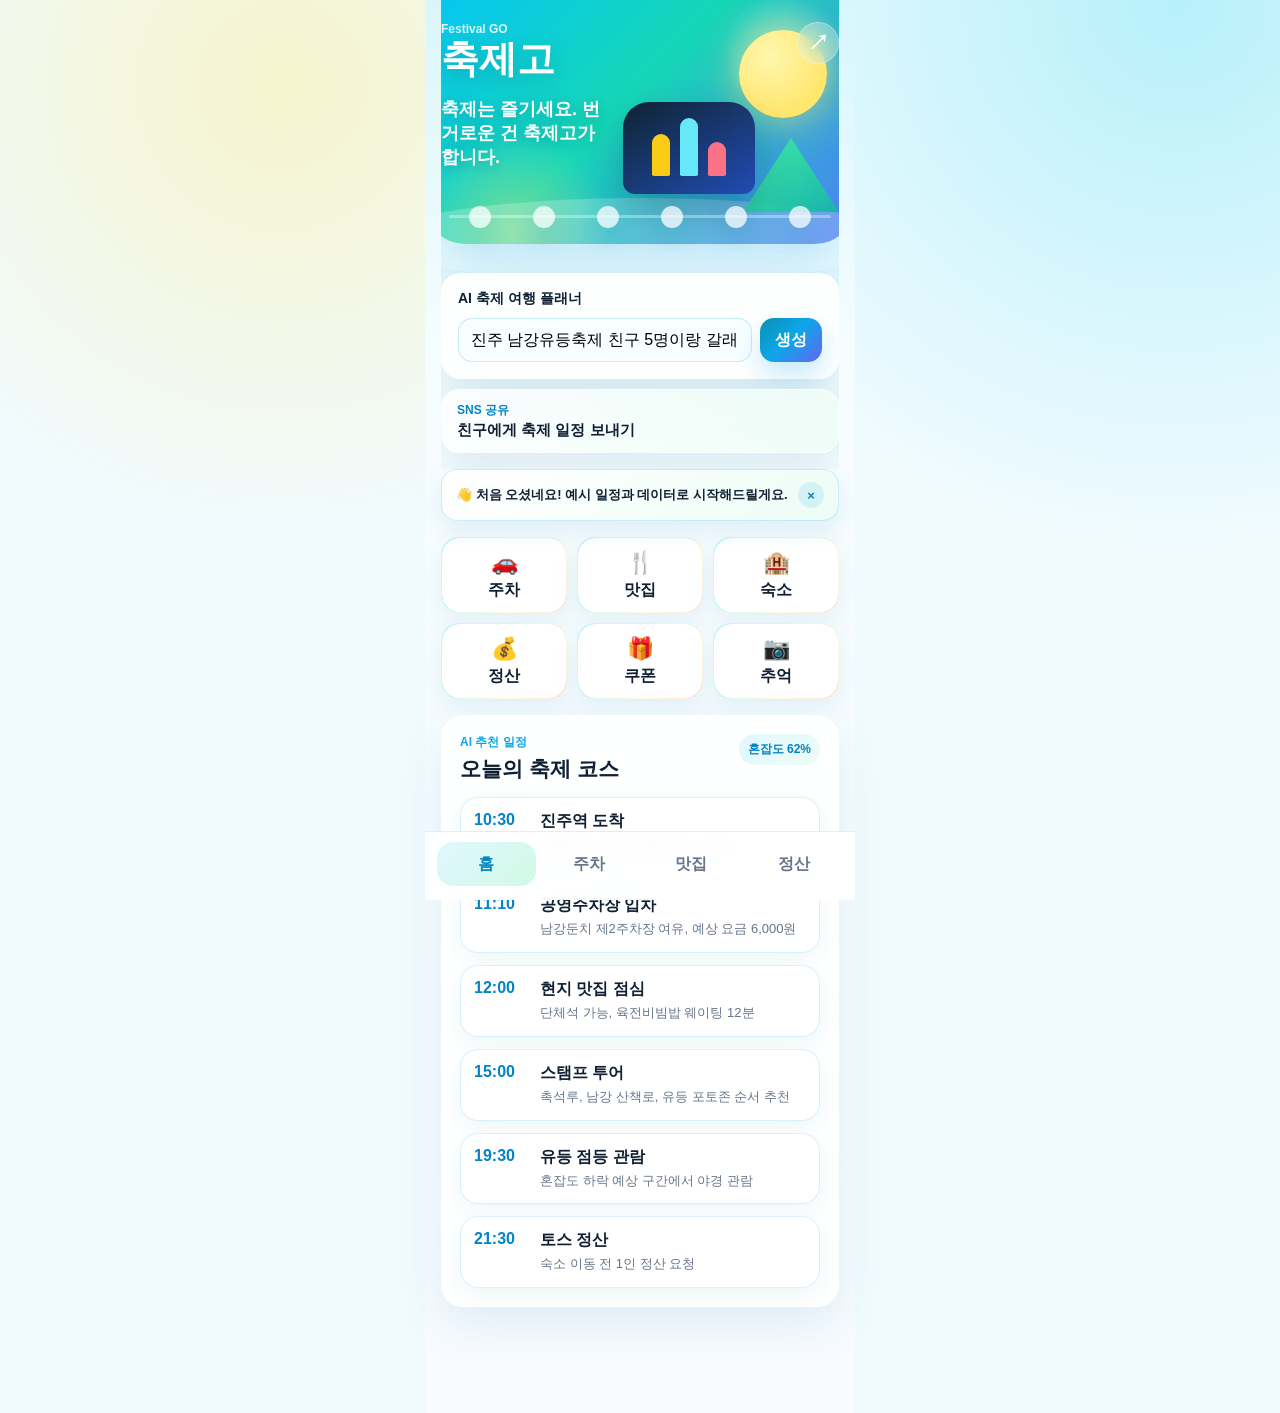
<file: index.html>
<!doctype html>
<html lang="ko">
  <head>
    <meta charset="UTF-8" />
    <meta name="viewport" content="width=device-width, initial-scale=1, maximum-scale=1, user-scalable=no" />
    <meta name="theme-color" content="#0ea5e9" />
    <meta name="description" content="축제고 - 주차, 맛집, 숙소, 토스 정산까지 한 번에 해결하는 AI 축제 미니앱" />
    <title>축제고</title>
    <link rel="manifest" href="./manifest.json" />
    <link rel="icon" type="image/png" href="./images/logo.png" />
    <link rel="apple-touch-icon" href="./images/logo.png" />
    <link rel="stylesheet" href="./styles.css" />
  </head>
  <body>
    <main class="app-shell">
      <section class="hero" aria-label="축제고 홈">
        <div class="hero-art" aria-hidden="true">
          <div class="sun"></div>
          <div class="tent tent-left"></div>
          <div class="tent tent-right"></div>
          <div class="stage">
            <span></span><span></span><span></span>
          </div>
          <div class="crowd">
            <i></i><i></i><i></i><i></i><i></i><i></i>
          </div>
        </div>
        <div class="topbar">
          <div>
            <p class="eyebrow">Festival GO</p>
            <h1>축제고</h1>
          </div>
          <button class="icon-button" type="button" id="heroShareButton" aria-label="공유">↗</button>
        </div>
        <p class="tagline">축제는 즐기세요. 번거로운 건 축제고가 합니다.</p>
        <form class="planner-card" id="plannerForm">
          <label for="plannerInput">AI 축제 여행 플래너</label>
          <div class="input-row">
            <input id="plannerInput" value="진주 남강유등축제 친구 5명이랑 갈래" />
            <button type="submit">생성</button>
          </div>
        </form>
        <button class="share-strip" type="button" id="quickShareButton">
          <span>SNS 공유</span>
          <strong>친구에게 축제 일정 보내기</strong>
        </button>
      </section>

      <div class="onboard-banner" id="onboardBanner" hidden>
        <span>👋 처음 오셨네요! 예시 일정과 데이터로 시작해드릴게요.</span>
        <button type="button" id="onboardCloseButton" aria-label="닫기">×</button>
      </div>

      <section class="quick-grid" aria-label="주요 기능">
        <button data-tab="parking"><span>🚗</span>주차</button>
        <button data-tab="food"><span>🍴</span>맛집</button>
        <button data-tab="stay"><span>🏨</span>숙소</button>
        <button data-tab="settle"><span>💰</span>정산</button>
        <button data-tab="coupon"><span>🎁</span>쿠폰</button>
        <button data-tab="memory"><span>📷</span>추억</button>
      </section>

      <section class="panel active" id="plan">
        <div class="section-head">
          <div>
            <p class="eyebrow">AI 추천 일정</p>
            <h2>오늘의 축제 코스</h2>
          </div>
          <span class="pill">혼잡도 62%</span>
        </div>
        <ol class="timeline" id="timeline"></ol>
      </section>

      <section class="panel" id="parking">
        <div class="section-head">
          <div>
            <p class="eyebrow">실시간 스마트 주차</p>
            <h2>가까운 주차장</h2>
          </div>
          <span class="pill green">셔틀 운행</span>
        </div>
        <div class="card-list" id="parkingList"></div>
      </section>

      <section class="panel" id="food">
        <div class="section-head">
          <div>
            <p class="eyebrow">AI 지역 맛집</p>
            <h2>현지인이 고른 맛집</h2>
          </div>
          <span class="pill">웨이팅 예측</span>
        </div>
        <div class="filter-row">
          <button class="selected">단체석</button>
          <button>아이동반</button>
          <button>주차 가능</button>
        </div>
        <div class="card-list" id="foodList"></div>
      </section>

      <section class="panel" id="stay">
        <div class="section-head">
          <div>
            <p class="eyebrow">숙소 추천</p>
            <h2>공연 후 편한 숙소</h2>
          </div>
          <span class="pill">체크인 22:00</span>
        </div>
        <div class="card-list" id="stayList"></div>
      </section>

      <section class="panel" id="settle">
        <div class="section-head">
          <div>
            <p class="eyebrow">토스 원클릭 정산</p>
            <h2 id="settleTitle">모임 경비</h2>
          </div>
          <span class="pill blue" id="settleStatusPill">1/N</span>
        </div>
        <div class="settle-box">
          <div class="member-row" id="memberRow"></div>
          <form class="member-add-form" id="memberAddForm">
            <input id="memberNameInput" placeholder="참여자 이름 추가" />
            <button type="submit">추가</button>
          </form>
          <div id="expenseList"></div>
          <div class="total-row">
            <span>총합</span>
            <strong id="totalAmount"></strong>
          </div>
          <div class="per-row">
            <span>평균 1인</span>
            <strong id="perAmount"></strong>
          </div>
          <button class="primary-action" type="button" id="tossButton">토스로 정산 요청</button>
          <button class="secondary-action" type="button" id="settleShareButton">정산 내용 SNS 공유</button>
        </div>
      </section>

      <section class="panel" id="coupon">
        <div class="section-head">
          <div>
            <p class="eyebrow">지역 상권 쿠폰</p>
            <h2>현재 위치 추천 혜택</h2>
          </div>
          <span class="pill green">3개 사용 가능</span>
        </div>
        <div class="coupon-list" id="couponList"></div>
      </section>

      <section class="panel" id="memory">
        <div class="section-head">
          <div>
            <p class="eyebrow">축제 추억 앨범</p>
            <h2>사진 자동 분류</h2>
          </div>
          <span class="pill">12장 저장</span>
        </div>
        <div class="memory-grid">
          <div>공연</div>
          <div>먹거리</div>
          <div>야경</div>
          <div>친구</div>
        </div>
      </section>

      <nav class="bottom-nav" aria-label="하단 메뉴">
        <button class="active" data-tab="plan">홈</button>
        <button data-tab="parking">주차</button>
        <button data-tab="food">맛집</button>
        <button data-tab="settle">정산</button>
      </nav>
    </main>
    <script src="./js/storage.js"></script>
    <script src="./js/data.js"></script>
    <script src="./js/settleGroup.js"></script>
    <script src="./js/planner.js"></script>
    <script src="./app.js"></script>
  </body>
</html>
</file>
<file: styles.css>
:root {
  color-scheme: light;
  --bg: #f1fbff;
  --ink: #102033;
  --muted: #66758a;
  --line: rgba(56, 189, 248, .22);
  --blue: #0ea5e9;
  --cyan: #22d3ee;
  --green: #20c997;
  --orange: #ff9f43;
  --pink: #ff5fa2;
  --sun: #ffe66d;
  --card: rgba(255, 255, 255, .86);
  --summer: linear-gradient(135deg, #00c2ff 0%, #33e1c2 38%, #ffe66d 72%, #ff8a5c 100%);
  --summer-blue: linear-gradient(135deg, #0891b2 0%, #0ea5e9 48%, #6366f1 100%);
  font-family: -apple-system, BlinkMacSystemFont, "Segoe UI", sans-serif;
}

* { box-sizing: border-box; }

body {
  margin: 0;
  background:
    radial-gradient(circle at 22% 6%, rgba(255, 230, 109, .34), transparent 28%),
    radial-gradient(circle at 92% 0%, rgba(34, 211, 238, .28), transparent 30%),
    var(--bg);
  color: var(--ink);
}

button, input { font: inherit; }

.app-shell {
  max-width: 430px;
  min-height: 100vh;
  margin: 0 auto;
  padding: 0 16px 92px;
  background:
    linear-gradient(180deg, rgba(214, 246, 255, .84) 0, rgba(246, 253, 255, .96) 360px, #f8fbff 100%);
}

.hero {
  position: relative;
  min-height: 350px;
  padding: 22px 0 16px;
  overflow: hidden;
}

.hero-art {
  position: absolute;
  inset: 0 -16px auto;
  height: 244px;
  background:
    radial-gradient(circle at 83% 22%, rgba(255, 255, 255, .4), transparent 15%),
    radial-gradient(circle at 20% 95%, rgba(255, 230, 109, .42), transparent 24%),
    linear-gradient(135deg, #05c7f2 0%, #16d6b7 45%, #4f7df5 100%);
  border-bottom-left-radius: 40px;
  border-bottom-right-radius: 40px;
  box-shadow: 0 24px 60px rgba(14, 165, 233, .28);
}

.hero-art::before {
  content: "";
  position: absolute;
  left: -46px;
  right: -46px;
  bottom: -38px;
  height: 84px;
  border-radius: 50%;
  background: rgba(255, 255, 255, .22);
}

.hero-art::after {
  content: "";
  position: absolute;
  left: 24px;
  right: 24px;
  bottom: 26px;
  height: 3px;
  border-radius: 999px;
  background: rgba(255, 255, 255, .34);
}

.sun {
  position: absolute;
  width: 88px;
  height: 88px;
  right: 28px;
  top: 30px;
  border-radius: 50%;
  background: radial-gradient(circle at 35% 30%, #fff7ad, var(--sun) 70%);
  box-shadow: 0 0 44px rgba(255, 230, 109, .72);
}

.tent {
  position: absolute;
  bottom: 38px;
  width: 90px;
  height: 70px;
  clip-path: polygon(50% 0, 100% 100%, 0 100%);
}

.tent-left {
  display: none;
  left: 0;
  bottom: 0;
  width: 0;
  height: 0;
  background: #ff7a59;
}
.tent-right {
  right: 16px;
  bottom: 32px;
  width: 96px;
  height: 74px;
  background: linear-gradient(145deg, #41f39f, #14b8a6);
  opacity: .9;
}

.stage {
  position: absolute;
  left: 198px;
  bottom: 50px;
  width: 132px;
  height: 92px;
  border-radius: 26px 26px 12px 12px;
  background: linear-gradient(150deg, rgba(15, 23, 42, .94), rgba(30, 64, 175, .88));
  display: flex;
  align-items: flex-end;
  justify-content: center;
  gap: 10px;
  padding-bottom: 18px;
  box-shadow: 0 18px 38px rgba(8, 47, 73, .28);
}

.stage span {
  width: 18px;
  border-radius: 10px 10px 2px 2px;
  background: #facc15;
}

.stage span:nth-child(1) { height: 42px; }
.stage span:nth-child(2) { height: 58px; background: #67e8f9; }
.stage span:nth-child(3) { height: 34px; background: #fb7185; }

.crowd {
  position: absolute;
  left: 44px;
  right: 44px;
  bottom: 16px;
  display: flex;
  justify-content: space-between;
}

.crowd i {
  width: 22px;
  height: 22px;
  border-radius: 50%;
  background: rgba(255, 255, 255, .74);
  box-shadow: 0 12px 26px rgba(14, 116, 144, .18);
}

.topbar {
  position: relative;
  z-index: 1;
  display: flex;
  justify-content: space-between;
  align-items: flex-start;
  color: #fff;
}

.eyebrow {
  margin: 0 0 4px;
  font-size: 12px;
  font-weight: 800;
  color: var(--blue);
}

.hero .eyebrow { color: rgba(255, 255, 255, .86); }
h1, h2 { margin: 0; letter-spacing: 0; }
h1 {
  font-size: 38px;
  line-height: 1;
  text-shadow: 0 6px 22px rgba(15, 23, 42, .2);
}
h2 { font-size: 21px; }

.icon-button {
  width: 42px;
  height: 42px;
  border: 0;
  border-radius: 50%;
  background: rgba(255, 255, 255, .24);
  color: #fff;
  box-shadow: inset 0 0 0 1px rgba(255, 255, 255, .28);
  backdrop-filter: blur(12px);
  font-size: 21px;
  font-weight: 900;
}

.tagline {
  position: relative;
  z-index: 1;
  width: 172px;
  margin: 20px 0 104px;
  color: #fff;
  font-size: 18px;
  font-weight: 800;
  line-height: 1.32;
  text-shadow: 0 3px 14px rgba(15, 23, 42, .24);
}

.planner-card {
  position: relative;
  z-index: 2;
  padding: 16px;
  border: 1px solid rgba(255, 255, 255, .72);
  border-radius: 20px;
  background: rgba(255, 255, 255, .9);
  box-shadow: 0 22px 56px rgba(14, 116, 144, .15);
  backdrop-filter: blur(18px);
}

.share-strip {
  position: relative;
  z-index: 2;
  width: 100%;
  min-height: 58px;
  margin-top: 10px;
  padding: 12px 15px;
  border: 1px solid rgba(255, 255, 255, .78);
  border-radius: 18px;
  background: linear-gradient(135deg, rgba(255, 255, 255, .82), rgba(236, 253, 245, .82));
  color: var(--ink);
  text-align: left;
  box-shadow: 0 14px 34px rgba(14, 116, 144, .12);
  backdrop-filter: blur(16px);
}

.share-strip span {
  display: block;
  margin-bottom: 2px;
  color: #0284c7;
  font-size: 12px;
  font-weight: 900;
}

.share-strip strong {
  display: block;
  font-size: 15px;
}

.planner-card label {
  display: block;
  margin-bottom: 10px;
  font-size: 14px;
  font-weight: 800;
}

.input-row {
  display: flex;
  gap: 8px;
}

.input-row input {
  min-width: 0;
  flex: 1;
  height: 44px;
  padding: 0 12px;
  border: 1px solid rgba(14, 165, 233, .22);
  border-radius: 14px;
  background: #f8fdff;
}

.input-row button, .primary-action {
  border: 0;
  border-radius: 14px;
  background: var(--summer-blue);
  color: #fff;
  font-weight: 800;
  box-shadow: 0 12px 26px rgba(14, 165, 233, .24);
}

.secondary-action {
  width: 100%;
  height: 48px;
  margin-top: 0;
  border: 1px solid rgba(14, 165, 233, .24);
  border-radius: 14px;
  background: linear-gradient(135deg, #ffffff, #ecfeff);
  color: #0284c7;
  font-weight: 900;
}

.input-row button { width: 62px; }

.onboard-banner {
  position: relative;
  z-index: 2;
  display: flex;
  align-items: center;
  justify-content: space-between;
  gap: 8px;
  margin: 0 0 16px;
  padding: 12px 14px;
  border: 1px solid rgba(14, 165, 233, .2);
  border-radius: 16px;
  background: linear-gradient(135deg, rgba(255, 255, 255, .96), rgba(236, 253, 245, .96));
  box-shadow: 0 10px 24px rgba(14, 116, 144, .1);
  backdrop-filter: blur(14px);
  font-size: 13px;
  font-weight: 700;
  color: var(--ink);
}

.onboard-banner button {
  flex: 0 0 auto;
  width: 26px;
  height: 26px;
  border: 0;
  border-radius: 50%;
  background: rgba(14, 165, 233, .12);
  color: #0284c7;
  font-weight: 900;
}

.quick-grid {
  display: grid;
  grid-template-columns: repeat(3, 1fr);
  gap: 10px;
  margin: 8px 0 16px;
}

.quick-grid button {
  min-height: 76px;
  border: 1px solid rgba(255, 255, 255, .8);
  border-radius: 18px;
  background:
    linear-gradient(#fff, #fff) padding-box,
    var(--summer) border-box;
  color: var(--ink);
  font-weight: 800;
  box-shadow: 0 10px 26px rgba(14, 116, 144, .08);
}

.quick-grid span {
  display: block;
  margin-bottom: 4px;
  font-size: 22px;
}

.panel {
  display: none;
  margin-bottom: 14px;
  padding: 18px;
  border: 1px solid rgba(255, 255, 255, .82);
  border-radius: 22px;
  background: var(--card);
  box-shadow: 0 18px 46px rgba(14, 116, 144, .1);
  backdrop-filter: blur(16px);
}

.panel.active { display: block; }

.section-head {
  display: flex;
  align-items: flex-start;
  justify-content: space-between;
  gap: 12px;
  margin-bottom: 14px;
}

.pill {
  flex: 0 0 auto;
  padding: 7px 9px;
  border-radius: 999px;
  background: linear-gradient(135deg, rgba(224, 247, 255, .95), rgba(236, 253, 245, .95));
  color: #0284c7;
  font-size: 12px;
  font-weight: 800;
}

.pill.green { background: linear-gradient(135deg, #dcfce7, #ccfbf1); color: #059669; }
.pill.blue { background: linear-gradient(135deg, #dbeafe, #cffafe); color: #0284c7; }

.timeline {
  display: grid;
  gap: 12px;
  padding: 0;
  margin: 0;
  list-style: none;
}

.timeline li, .info-card, .expense-row, .coupon {
  border: 1px solid rgba(14, 165, 233, .16);
  border-radius: 18px;
  background: rgba(255, 255, 255, .86);
}

.timeline li {
  display: grid;
  grid-template-columns: 54px 1fr;
  gap: 12px;
  padding: 13px;
  box-shadow: 0 8px 20px rgba(14, 116, 144, .06);
}

.time {
  color: #0284c7;
  font-weight: 900;
}

.title {
  margin: 0 0 4px;
  font-weight: 900;
}

.desc {
  margin: 0;
  color: var(--muted);
  font-size: 13px;
  line-height: 1.45;
}

.card-list {
  display: grid;
  gap: 10px;
}

.info-card {
  padding: 14px;
  box-shadow: 0 8px 20px rgba(14, 116, 144, .06);
}

.meta-row {
  display: flex;
  justify-content: space-between;
  gap: 10px;
  margin-top: 10px;
  color: var(--muted);
  font-size: 13px;
}

.status {
  color: var(--green);
  font-weight: 900;
}

.status.warn { color: var(--orange); }
.status.full { color: var(--pink); }

.filter-row {
  display: flex;
  gap: 8px;
  margin-bottom: 12px;
  overflow-x: auto;
}

.filter-row button {
  flex: 0 0 auto;
  border: 1px solid rgba(14, 165, 233, .18);
  border-radius: 999px;
  background: #fff;
  padding: 8px 11px;
  color: var(--muted);
  font-weight: 800;
}

.filter-row .selected {
  border-color: transparent;
  color: #0369a1;
  background: linear-gradient(135deg, #e0f7ff, #d1fae5);
}

.settle-box {
  display: grid;
  gap: 10px;
}

.member-row {
  display: flex;
  flex-wrap: wrap;
  gap: 8px;
}

.member-chip {
  display: flex;
  align-items: center;
  gap: 6px;
  padding: 8px 10px;
  border: 1px solid rgba(14, 165, 233, .18);
  border-radius: 999px;
  background: linear-gradient(135deg, #ffffff, #f0fbff);
  font-size: 12px;
  font-weight: 800;
}

.member-chip strong {
  color: #0284c7;
}

.member-chip button {
  width: 18px;
  height: 18px;
  border: 0;
  border-radius: 50%;
  background: rgba(255, 95, 162, .16);
  color: #ff5fa2;
  font-weight: 900;
  line-height: 1;
  padding: 0;
}

.member-add-form {
  display: flex;
  gap: 8px;
}

.member-add-form input {
  min-width: 0;
  flex: 1;
  height: 40px;
  padding: 0 12px;
  border: 1px solid rgba(14, 165, 233, .2);
  border-radius: 12px;
  background: #f8fdff;
}

.member-add-form button {
  flex: 0 0 auto;
  height: 40px;
  padding: 0 14px;
  border: 0;
  border-radius: 12px;
  background: linear-gradient(135deg, #e0f7ff, #d1fae5);
  color: #0284c7;
  font-weight: 800;
}

.expense-row, .total-row, .per-row {
  display: flex;
  justify-content: space-between;
  align-items: center;
}

.expense-row {
  padding: 12px;
  margin-bottom: 8px;
}

.total-row, .per-row {
  padding: 4px 2px;
}

.per-row strong {
  background: var(--summer-blue);
  -webkit-background-clip: text;
  background-clip: text;
  color: transparent;
  font-size: 22px;
}

.primary-action {
  width: 100%;
  height: 50px;
  margin-top: 6px;
}

.coupon-list {
  display: grid;
  gap: 10px;
}

.coupon {
  display: flex;
  justify-content: space-between;
  align-items: center;
  padding: 14px;
  background: linear-gradient(120deg, #ffffff 0%, #ecfeff 42%, #fff7d6 100%);
}

.coupon strong { color: var(--orange); }

.memory-grid {
  display: grid;
  grid-template-columns: repeat(2, 1fr);
  gap: 10px;
}

.memory-grid div {
  min-height: 96px;
  display: grid;
  place-items: center;
  border-radius: 18px;
  color: #fff;
  font-weight: 900;
  background: linear-gradient(135deg, #06b6d4, #6366f1);
}

.memory-grid div:nth-child(2) { background: linear-gradient(135deg, #f97316, #ef4444); }
.memory-grid div:nth-child(3) { background: linear-gradient(135deg, #111827, #2563eb); }
.memory-grid div:nth-child(4) { background: linear-gradient(135deg, #16a34a, #14b8a6); }

.bottom-nav {
  position: fixed;
  left: 50%;
  bottom: 0;
  transform: translateX(-50%);
  width: min(430px, 100%);
  display: grid;
  grid-template-columns: repeat(4, 1fr);
  gap: 4px;
  padding: 10px 12px 14px;
  border-top: 1px solid rgba(14, 165, 233, .16);
  background: rgba(255, 255, 255, .88);
  backdrop-filter: blur(14px);
}

.bottom-nav button {
  height: 44px;
  border: 0;
  border-radius: 16px;
  background: transparent;
  color: var(--muted);
  font-weight: 900;
}

.bottom-nav .active {
  background: linear-gradient(135deg, #e0f7ff, #d1fae5);
  color: #0284c7;
}
</file>
